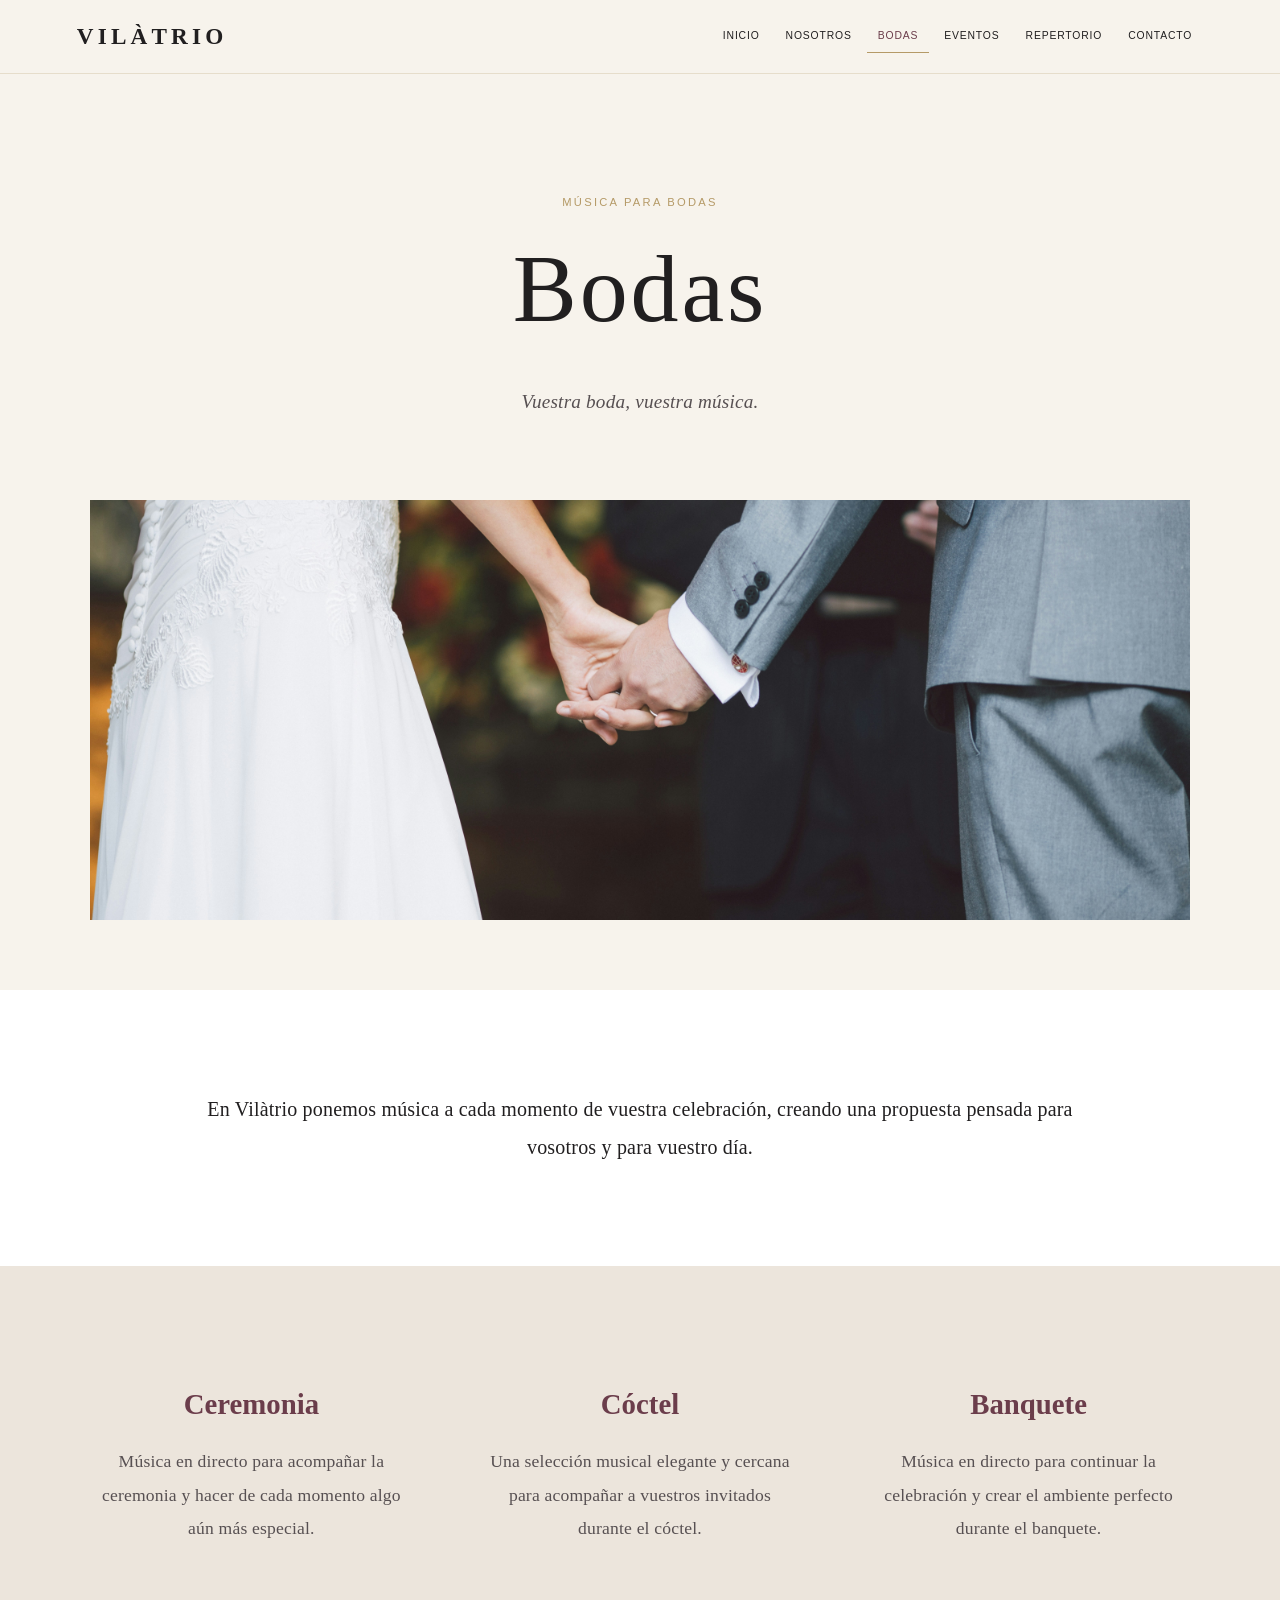
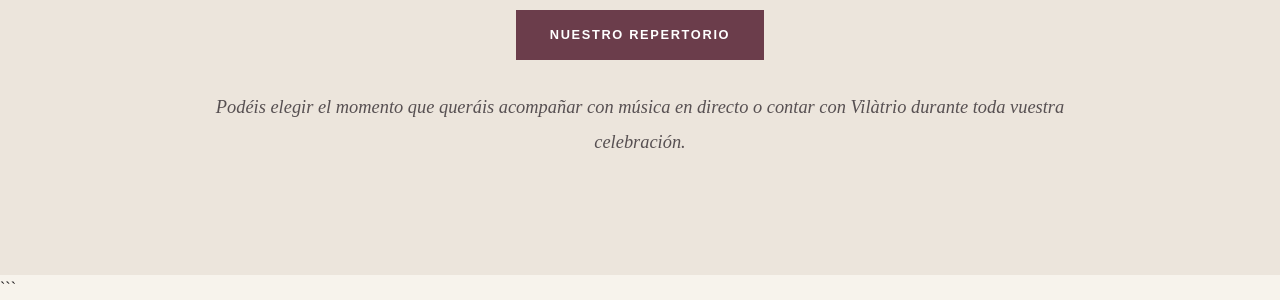
<file: bodas.html>
<!doctype html>
<html lang="es">

<head>
<meta charset="utf-8">
<meta name="viewport" content="width=device-width, initial-scale=1">
<title>VILÀTRIO | Bodas</title>
<link rel="stylesheet" href="style.css">
</head>

<body>

<nav>
    <a class="logo" href="inicio.html">VILÀTRIO</a>

    <button class="menu-toggle" aria-label="Abrir menú" aria-expanded="false">
        <span></span>
        <span></span>
        <span></span>
    </button>

    <div class="tabs">
        <a href="inicio.html">Inicio</a>
        <a href="nosotros.html">Nosotros</a>
        <a class="active" href="bodas.html">Bodas</a>
        <a href="eventos.html">Eventos</a>
        <a href="repertorio.html">Repertorio</a>
        <a href="contacto.html">Contacto</a>
    </div>
</nav>


<section class="wedding-intro">

    <div class="section-head">

        <div class="eyebrow">Música para bodas</div>

        <h1>Bodas</h1>

        <p>
            Vuestra boda, vuestra música.
        </p>

    </div>

</section>


<section class="wedding-image">

    <img src="the-hk-photo-company-t72WgCWLZpQ-unsplash.jpg"
         alt="Momento de una boda">

</section>


<section class="wedding-introduction">

    <div class="about-content">

        <p>
            En Vilàtrio ponemos música a cada momento de vuestra celebración,
            creando una propuesta pensada para vosotros y para vuestro día.
        </p>

    </div>

</section>


<section class="wedding-moments">

    <div class="wedding-moment-list">

        <div class="wedding-moment">

            <h3>Ceremonia</h3>

            <p>
                Música en directo para acompañar la ceremonia y hacer de cada
                momento algo aún más especial.
            </p>

        </div>


        <div class="wedding-moment">

            <h3>Cóctel</h3>

            <p>
                Una selección musical elegante y cercana para acompañar a
                vuestros invitados durante el cóctel.
            </p>

        </div>


        <div class="wedding-moment">

            <h3>Banquete</h3>

            <p>
                Música en directo para continuar la celebración y crear el
                ambiente perfecto durante el banquete.
            </p>

        </div>

    </div>


    <div class="wedding-repertoire-button">

        <a class="repertoire-button" href="repertorio.html">
            Nuestro repertorio
        </a>

    </div>


    <div class="wedding-choice">

        <p>
            Podéis elegir el momento que queráis acompañar con música en directo
            o contar con Vilàtrio durante toda vuestra celebración.
        </p>

    </div>

</section>


<script>
const menuToggle = document.querySelector(".menu-toggle");
const tabs = document.querySelector(".tabs");

menuToggle.addEventListener("click", () => {
    const isOpen = tabs.classList.toggle("open");

    menuToggle.classList.toggle("active", isOpen);
    menuToggle.setAttribute("aria-expanded", isOpen);
    menuToggle.setAttribute(
        "aria-label",
        isOpen ? "Cerrar menú" : "Abrir menú"
    );
});
</script>


</body>
</html>
```
</file>
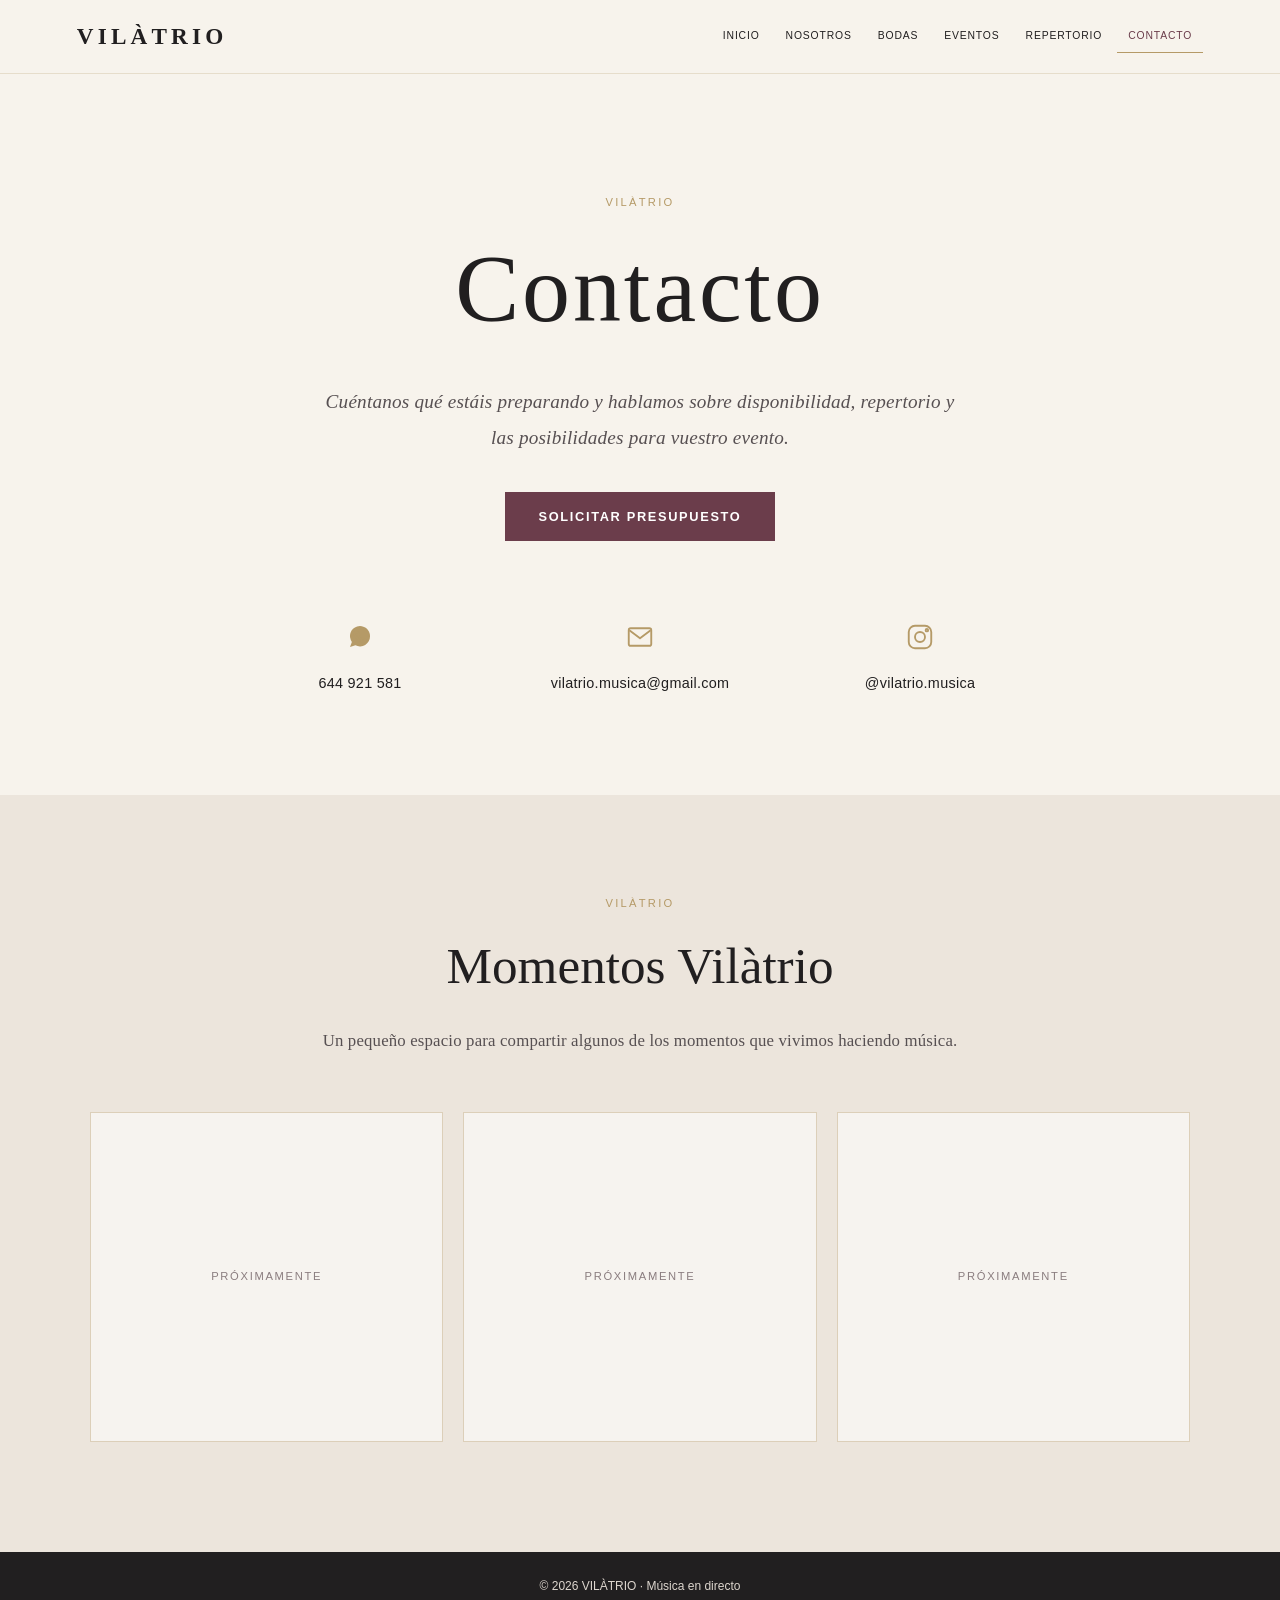
<file: contacto.html>
<!doctype html>
<html lang="es">

<head>
<meta charset="utf-8">
<meta name="viewport" content="width=device-width, initial-scale=1">
<title>VILÀTRIO | Contacto</title>
<link rel="stylesheet" href="style.css">
</head>

<body>

<nav>
    <a class="logo" href="inicio.html">VILÀTRIO</a>

    <button class="menu-toggle" aria-label="Abrir menú" aria-expanded="false">
        <span></span>
        <span></span>
        <span></span>
    </button>

    <div class="tabs">
        <a href="inicio.html">Inicio</a>
        <a href="nosotros.html">Nosotros</a>
        <a href="bodas.html">Bodas</a>
        <a href="eventos.html">Eventos</a>
        <a href="repertorio.html">Repertorio</a>
        <a class="active" href="contacto.html">Contacto</a>
    </div>
</nav>


<section class="contact-intro">

    <div class="section-head">

        <div class="eyebrow">Vilàtrio</div>

        <h1>Contacto</h1>

        <p>
            Cuéntanos qué estáis preparando y hablamos sobre disponibilidad,
            repertorio y las posibilidades para vuestro evento.
        </p>


        <div class="contact-budget">

            <a href="https://forms.gle/u8Z4zXf5XdLMKu8k9"
               target="_blank"
               rel="noopener">
                Solicitar presupuesto
            </a>

        </div>


        <div class="contact-info">


            <!-- WHATSAPP -->

            <a class="contact-item"
               href="https://wa.me/34644921581"
               target="_blank"
               rel="noopener">

                <div class="contact-icon">

                    <svg viewBox="0 0 24 24" aria-hidden="true">
                        <path d="M20 11.5a8 8 0 0 1-11.7 7.1L4 20l1.5-4.1A8 8 0 1 1 20 11.5z"></path>
                        <path d="M8.5 8.5c.2-.4.5-.4.8-.4h.5c.2 0 .4.1.5.4l.7 1.5c.1.2.1.4-.1.6l-.5.6c.8 1.2 1.7 2.1 2.9 2.8l.6-.5c.2-.2.4-.2.6-.1l1.5.7c.3.1.4.3.4.5v.5c0 .3 0 .6-.4.8-.4.2-1.1.3-1.8.1-1.1-.3-2.5-1.1-3.8-2.3-1.3-1.2-2.3-2.5-2.7-3.5-.3-.7-.2-1.4.1-1.7z"></path>
                    </svg>

                </div>

                <span>644 921 581</span>

            </a>


            <!-- GMAIL -->

            <a class="contact-item"
               href="mailto:vilatrio.musica@gmail.com">

                <div class="contact-icon">

                    <svg viewBox="0 0 24 24" aria-hidden="true">
                        <rect x="3" y="5" width="18" height="14" rx="1.5"></rect>
                        <path d="M4 7l8 6 8-6"></path>
                    </svg>

                </div>

                <span>vilatrio.musica@gmail.com</span>

            </a>


            <!-- INSTAGRAM -->

            <a class="contact-item"
               href="https://www.instagram.com/vilatrio.musica/"
               target="_blank"
               rel="noopener">

                <div class="contact-icon">

                    <svg viewBox="0 0 24 24" aria-hidden="true">
                        <rect x="3" y="3" width="18" height="18" rx="5"></rect>
                        <circle cx="12" cy="12" r="4"></circle>
                        <circle cx="17.5" cy="6.5" r="1"></circle>
                    </svg>

                </div>

                <span>@vilatrio.musica</span>

            </a>


        </div>

    </div>

</section>


<!-- MOMENTOS VILÀTRIO -->

<section class="moments">

    <div class="section-head">

        <div class="eyebrow">Vilàtrio</div>

        <h2>Momentos Vilàtrio</h2>

        <p>
            Un pequeño espacio para compartir algunos de los momentos
            que vivimos haciendo música.
        </p>

    </div>


    <div class="gallery">

        <div class="gallery-placeholder">
            <span>Próximamente</span>
        </div>

        <div class="gallery-placeholder">
            <span>Próximamente</span>
        </div>

        <div class="gallery-placeholder">
            <span>Próximamente</span>
        </div>

    </div>

</section>


<footer>
    © 2026 VILÀTRIO · Música en directo
</footer>


<script>
const menuToggle = document.querySelector(".menu-toggle");
const tabs = document.querySelector(".tabs");

menuToggle.addEventListener("click", () => {
    const isOpen = tabs.classList.toggle("open");

    menuToggle.classList.toggle("active", isOpen);
    menuToggle.setAttribute("aria-expanded", isOpen);
    menuToggle.setAttribute(
        "aria-label",
        isOpen ? "Cerrar menú" : "Abrir menú"
    );
});
</script>


</body>
</html>
</file>
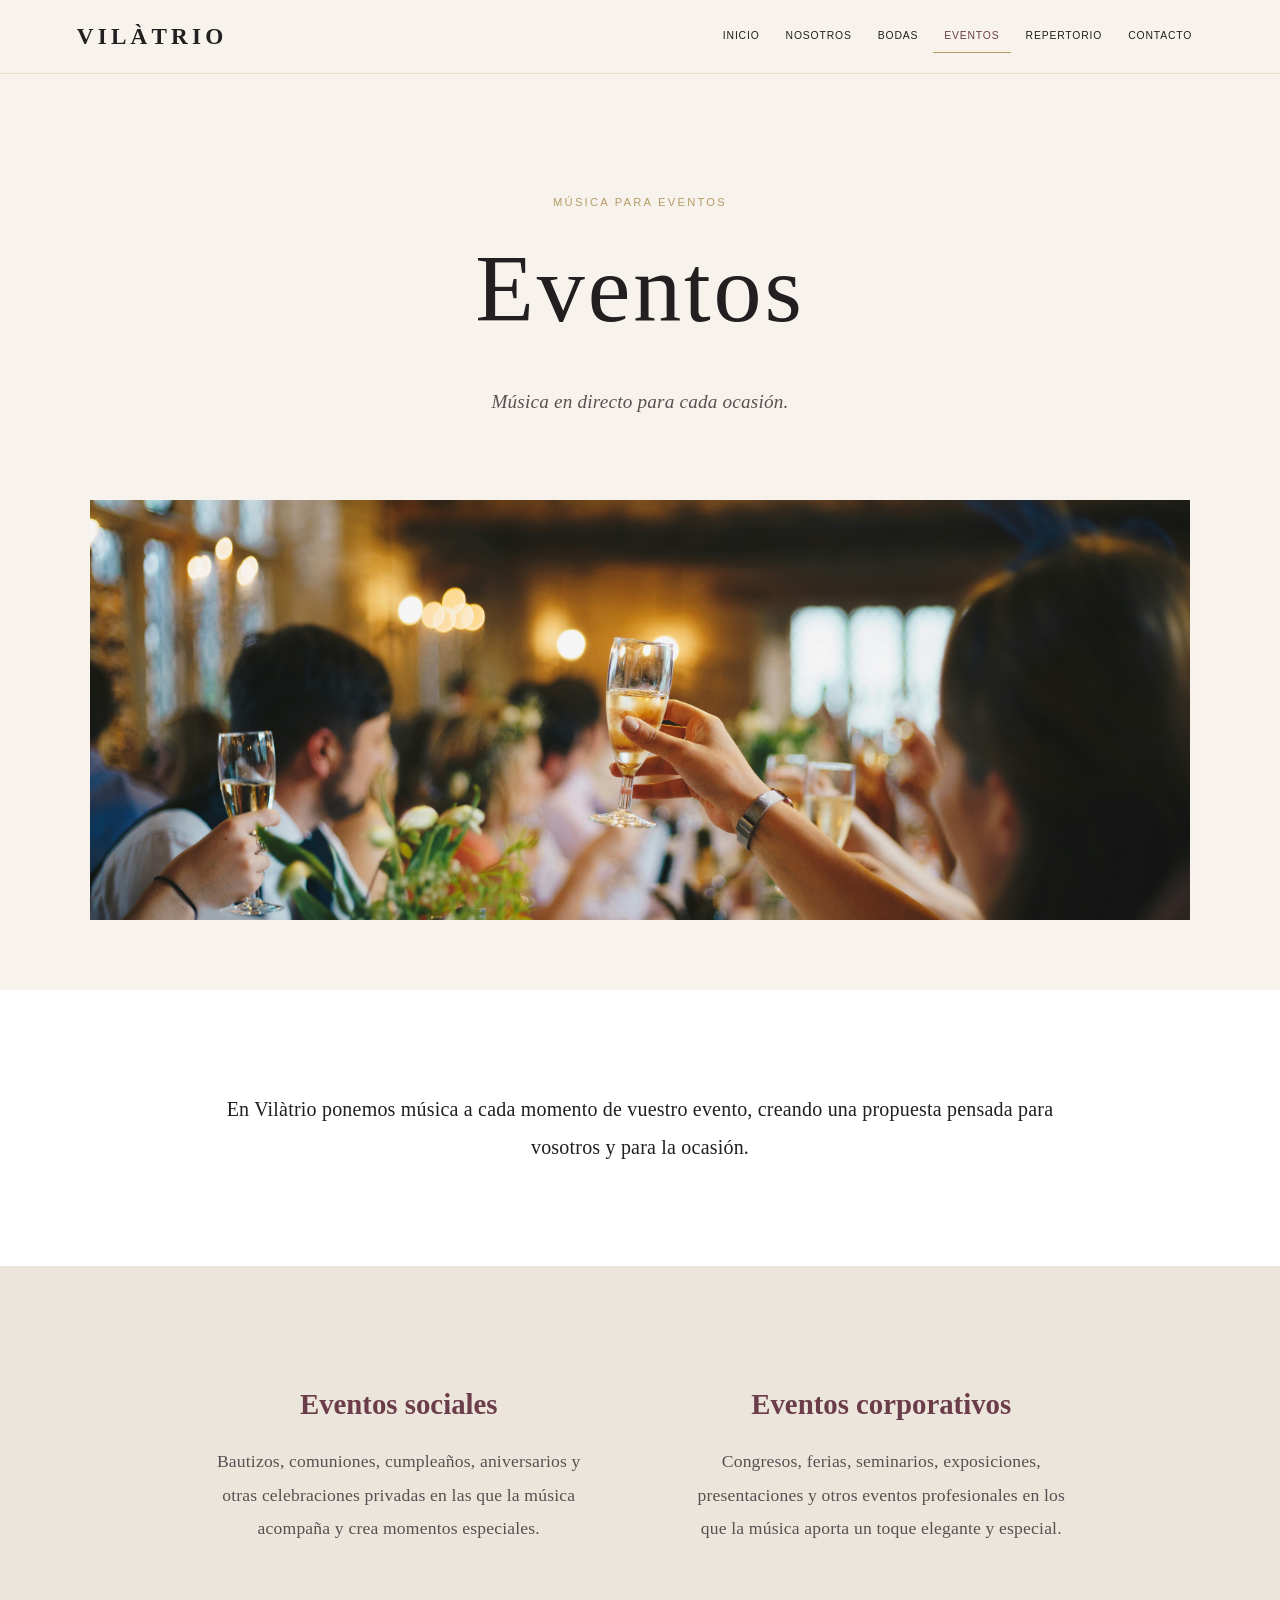
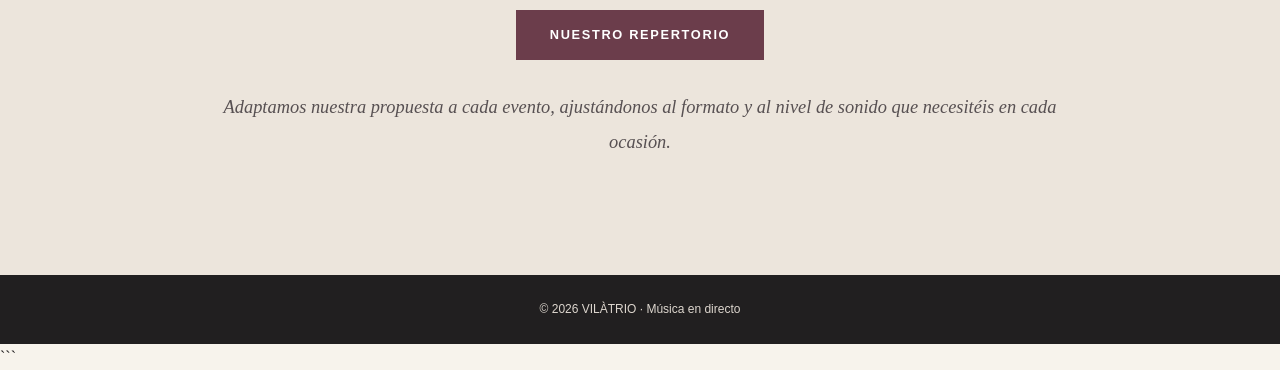
<file: eventos.html>
<!doctype html>
<html lang="es">

<head>
<meta charset="utf-8">
<meta name="viewport" content="width=device-width, initial-scale=1">
<title>VILÀTRIO | Eventos</title>
<link rel="stylesheet" href="style.css">
</head>

<body>

<nav>
    <a class="logo" href="inicio.html">VILÀTRIO</a>

    <button class="menu-toggle" aria-label="Abrir menú" aria-expanded="false">
        <span></span>
        <span></span>
        <span></span>
    </button>

    <div class="tabs">
        <a href="inicio.html">Inicio</a>
        <a href="nosotros.html">Nosotros</a>
        <a href="bodas.html">Bodas</a>
        <a class="active" href="eventos.html">Eventos</a>
        <a href="repertorio.html">Repertorio</a>
        <a href="contacto.html">Contacto</a>
    </div>
</nav>


<section class="wedding-intro">

    <div class="section-head">

        <div class="eyebrow">Música para eventos</div>

        <h1>Eventos</h1>

        <p>
            Música en directo para cada ocasión.
        </p>

    </div>

</section>


<section class="wedding-image">

    <img src="al-elmes-ULHxWq8reao-unsplash.jpg"
         alt="Celebración y evento">

</section>


<section class="wedding-introduction">

    <div class="about-content">

        <p>
            En Vilàtrio ponemos música a cada momento de vuestro evento,
            creando una propuesta pensada para vosotros y para la ocasión.
        </p>

    </div>

</section>


<section class="event-moments">

    <div class="wedding-moment-list">

        <div class="wedding-moment">

            <h3>Eventos sociales</h3>

            <p>
                Bautizos, comuniones, cumpleaños, aniversarios y otras
                celebraciones privadas en las que la música acompaña
                y crea momentos especiales.
            </p>

        </div>


        <div class="wedding-moment">

            <h3>Eventos corporativos</h3>

            <p>
                Congresos, ferias, seminarios, exposiciones, presentaciones
                y otros eventos profesionales en los que la música aporta
                un toque elegante y especial.
            </p>

        </div>

    </div>


    <div class="wedding-repertoire-button">

        <a class="repertoire-button" href="repertorio.html">
            Nuestro repertorio
        </a>

    </div>


    <div class="wedding-choice">

        <p>
            Adaptamos nuestra propuesta a cada evento, ajustándonos al formato
            y al nivel de sonido que necesitéis en cada ocasión.
        </p>

    </div>

</section>


<footer>
    © 2026 VILÀTRIO · Música en directo
</footer>


<script>
const menuToggle = document.querySelector(".menu-toggle");
const tabs = document.querySelector(".tabs");

menuToggle.addEventListener("click", () => {
    const isOpen = tabs.classList.toggle("open");

    menuToggle.classList.toggle("active", isOpen);
    menuToggle.setAttribute("aria-expanded", isOpen);
    menuToggle.setAttribute(
        "aria-label",
        isOpen ? "Cerrar menú" : "Abrir menú"
    );
});
</script>


</body>
</html>
```
</file>
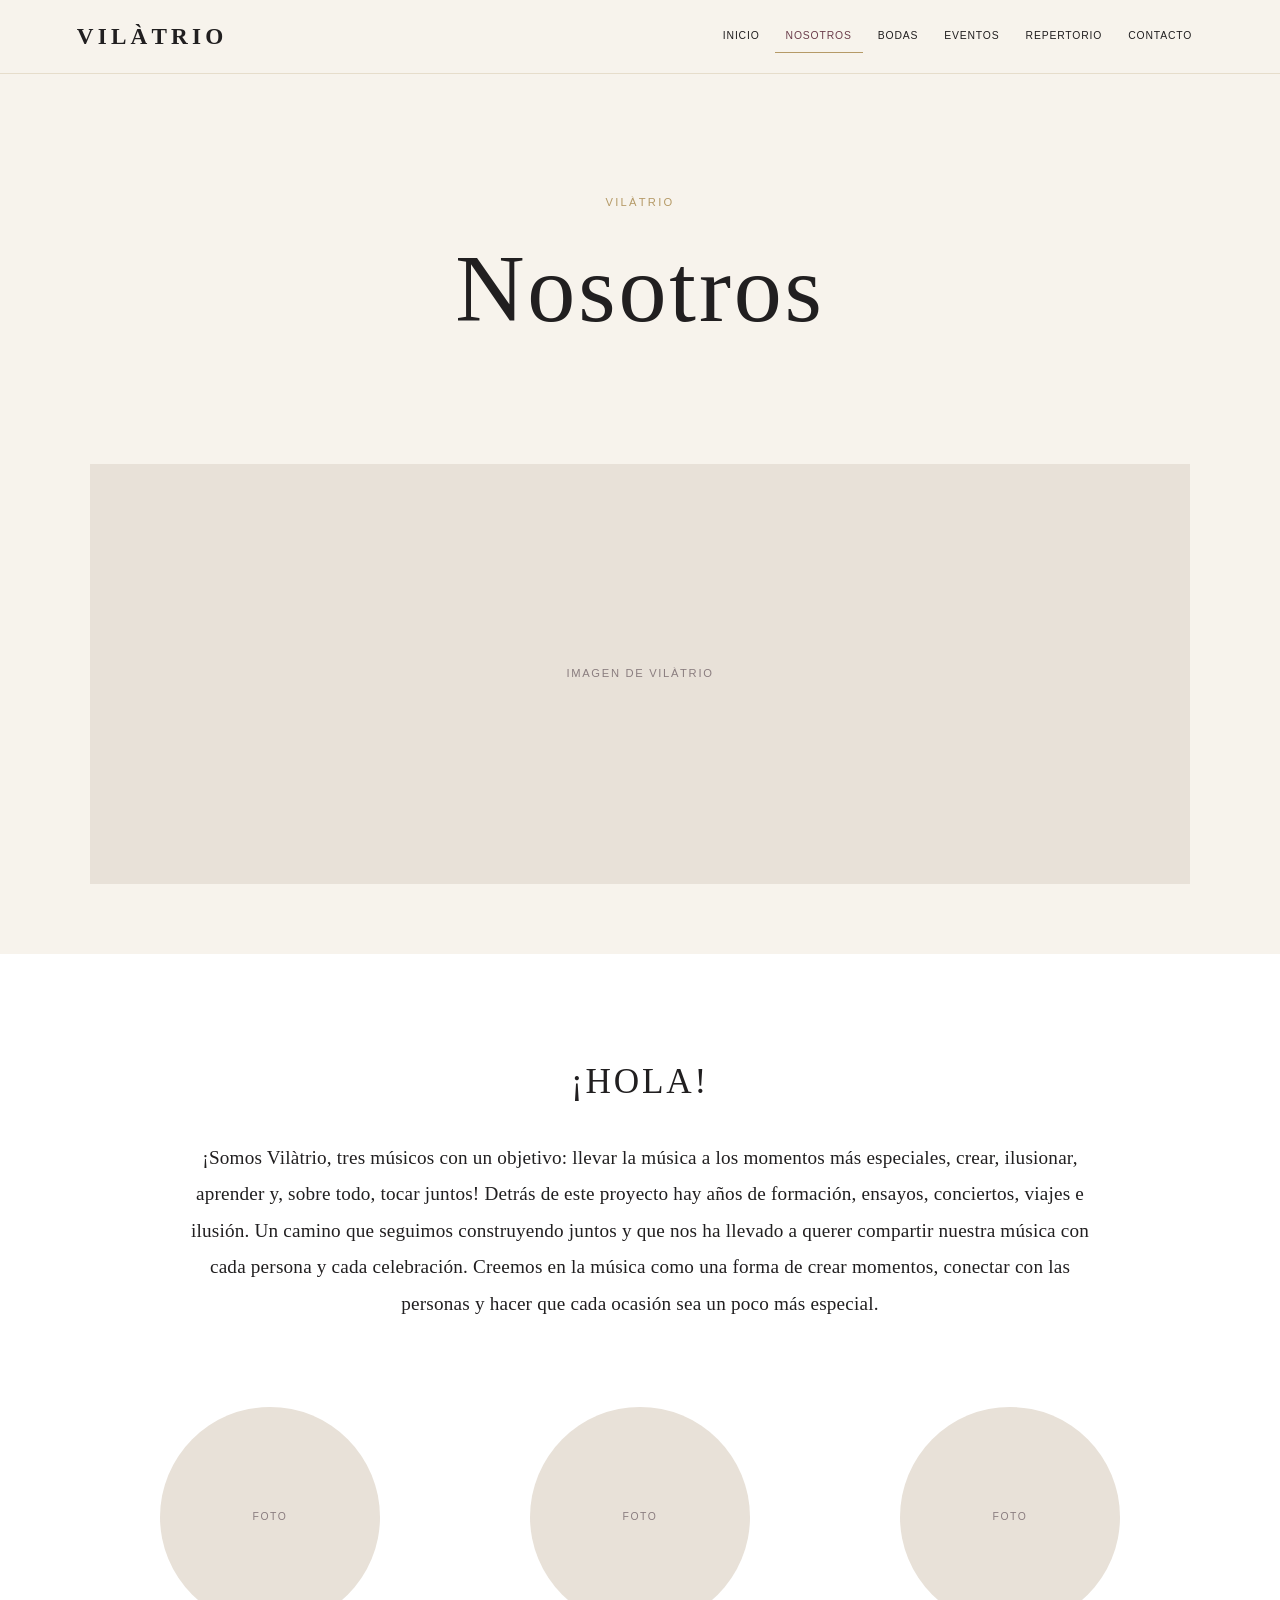
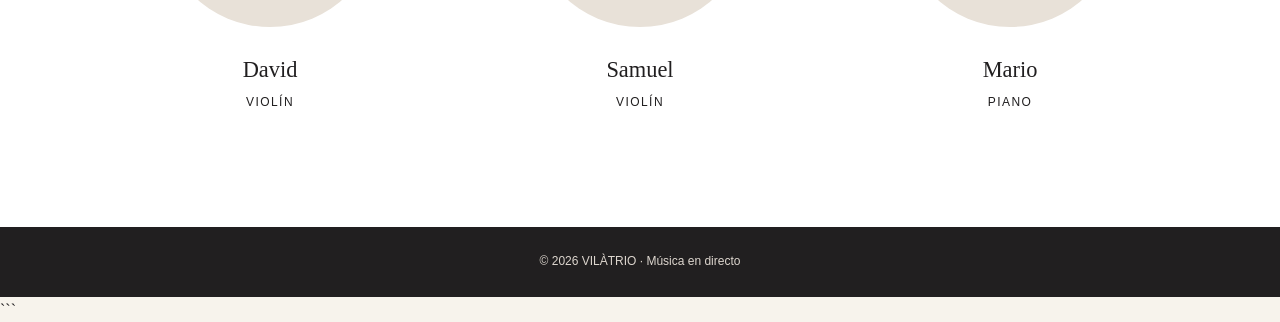
<file: nosotros.html>
<!doctype html>
<html lang="es">

<head>
<meta charset="utf-8">
<meta name="viewport" content="width=device-width, initial-scale=1">
<title>VILÀTRIO | Nosotros</title>
<link rel="stylesheet" href="style.css">
</head>

<body>

<nav>
    <a class="logo" href="inicio.html">VILÀTRIO</a>

    <button class="menu-toggle" aria-label="Abrir menú" aria-expanded="false">
        <span></span>
        <span></span>
        <span></span>
    </button>

    <div class="tabs">
        <a href="inicio.html">Inicio</a>
        <a class="active" href="nosotros.html">Nosotros</a>
        <a href="bodas.html">Bodas</a>
        <a href="eventos.html">Eventos</a>
        <a href="repertorio.html">Repertorio</a>
        <a href="contacto.html">Contacto</a>
    </div>
</nav>


<section class="about-intro">

    <div class="section-head">

        <div class="eyebrow">Vilàtrio</div>

        <h1>Nosotros</h1>

    </div>

</section>


<section class="about-image">

    <div class="about-image-placeholder">
        <span>Imagen de Vilàtrio</span>
    </div>

</section>


<section class="about-text">

    <div class="about-content">

        <h2>¡HOLA!</h2>

        <p>
            ¡Somos Vilàtrio, tres músicos con un objetivo: llevar la música a los momentos más especiales, crear, ilusionar, aprender y, sobre todo, tocar juntos! Detrás de este proyecto hay años de formación, ensayos, conciertos, viajes e ilusión. Un camino que seguimos construyendo juntos y que nos ha llevado a querer compartir nuestra música con cada persona y cada celebración. Creemos en la música como una forma de crear momentos, conectar con las personas y hacer que cada ocasión sea un poco más especial.
        </p>

    </div>

</section>


<section class="musicians">

    <div class="musicians-list">

        <div class="musician">
            <div class="musician-photo">
                <span>Foto</span>
            </div>

            <h3>David</h3>
            <p>Violín</p>
        </div>


        <div class="musician">
            <div class="musician-photo">
                <span>Foto</span>
            </div>

            <h3>Samuel</h3>
            <p>Violín</p>
        </div>


        <div class="musician">
            <div class="musician-photo">
                <span>Foto</span>
            </div>

            <h3>Mario</h3>
            <p>Piano</p>
        </div>

    </div>

</section>


<footer>
    © 2026 VILÀTRIO · Música en directo
</footer>


<script>
const menuToggle = document.querySelector(".menu-toggle");
const tabs = document.querySelector(".tabs");

menuToggle.addEventListener("click", () => {
    const isOpen = tabs.classList.toggle("open");

    menuToggle.classList.toggle("active", isOpen);
    menuToggle.setAttribute("aria-expanded", isOpen);
    menuToggle.setAttribute(
        "aria-label",
        isOpen ? "Cerrar menú" : "Abrir menú"
    );
});
</script>


</body>
</html>
```
</file>
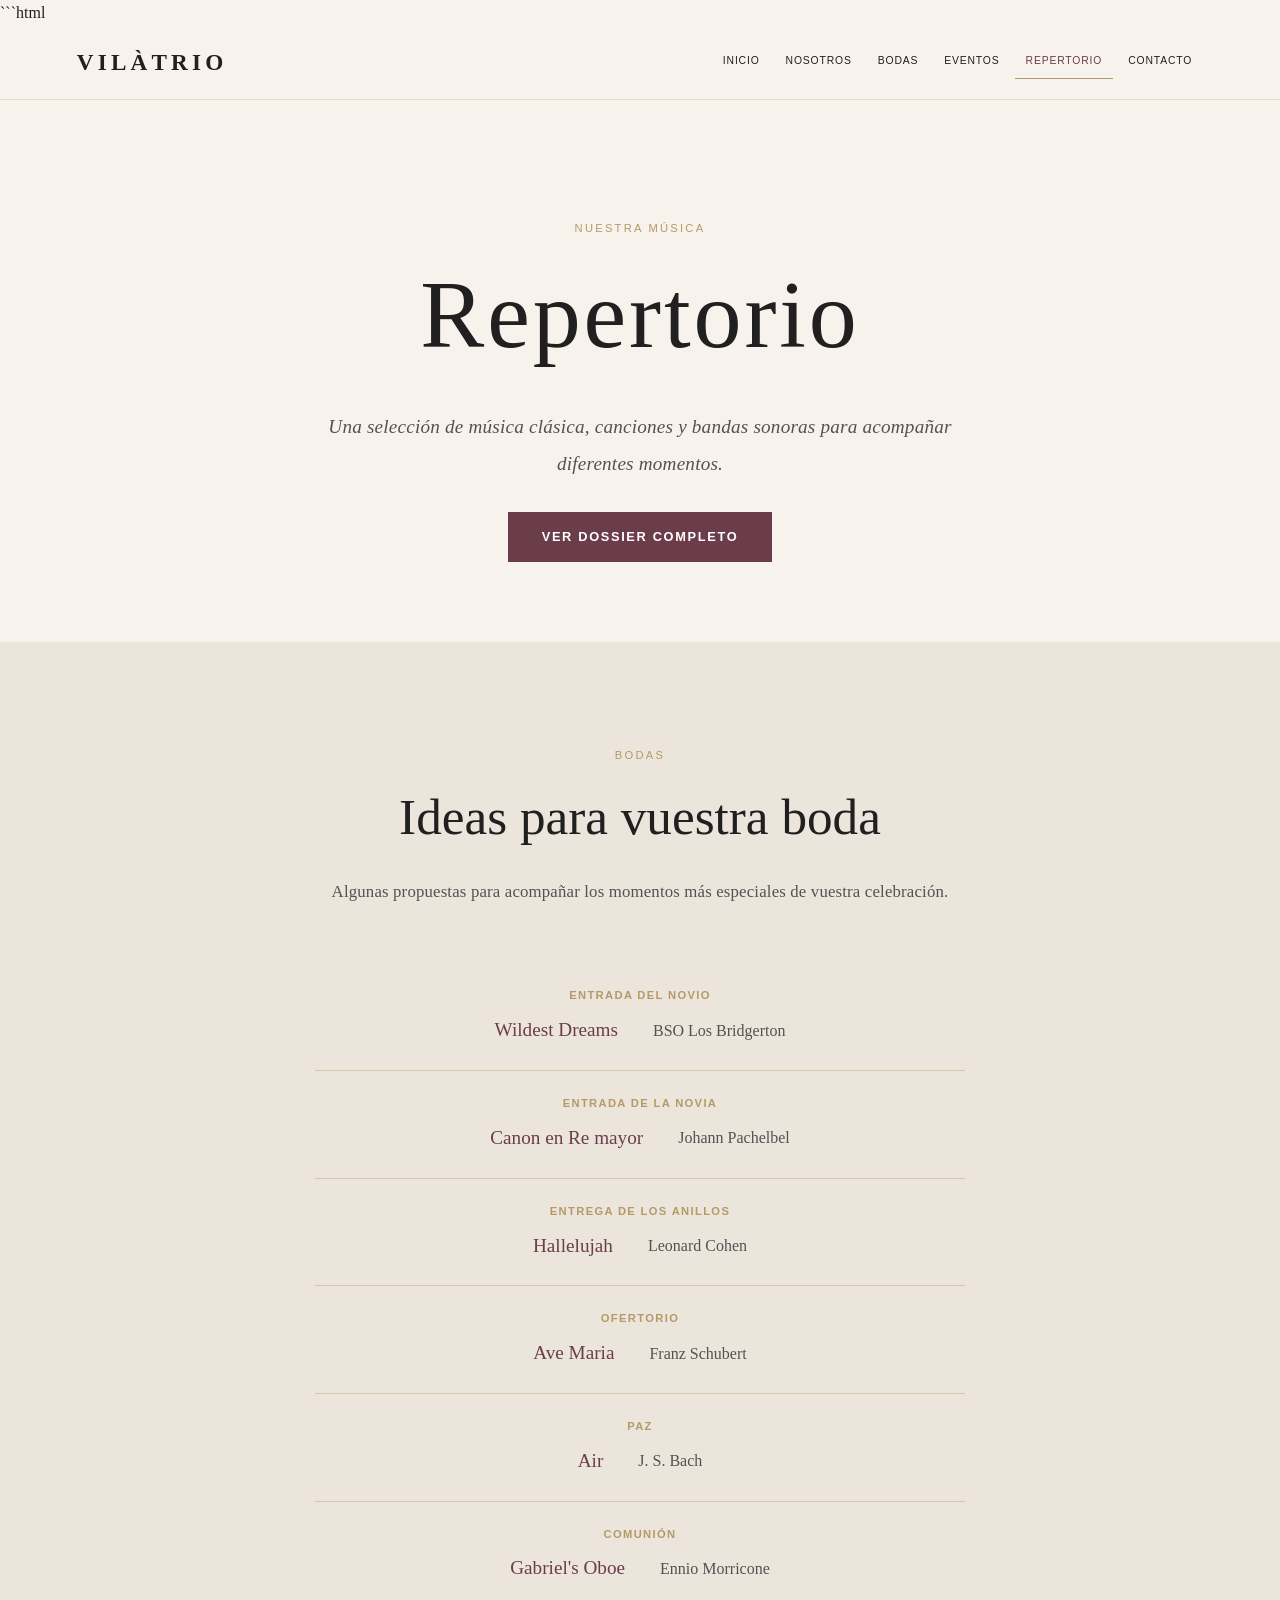
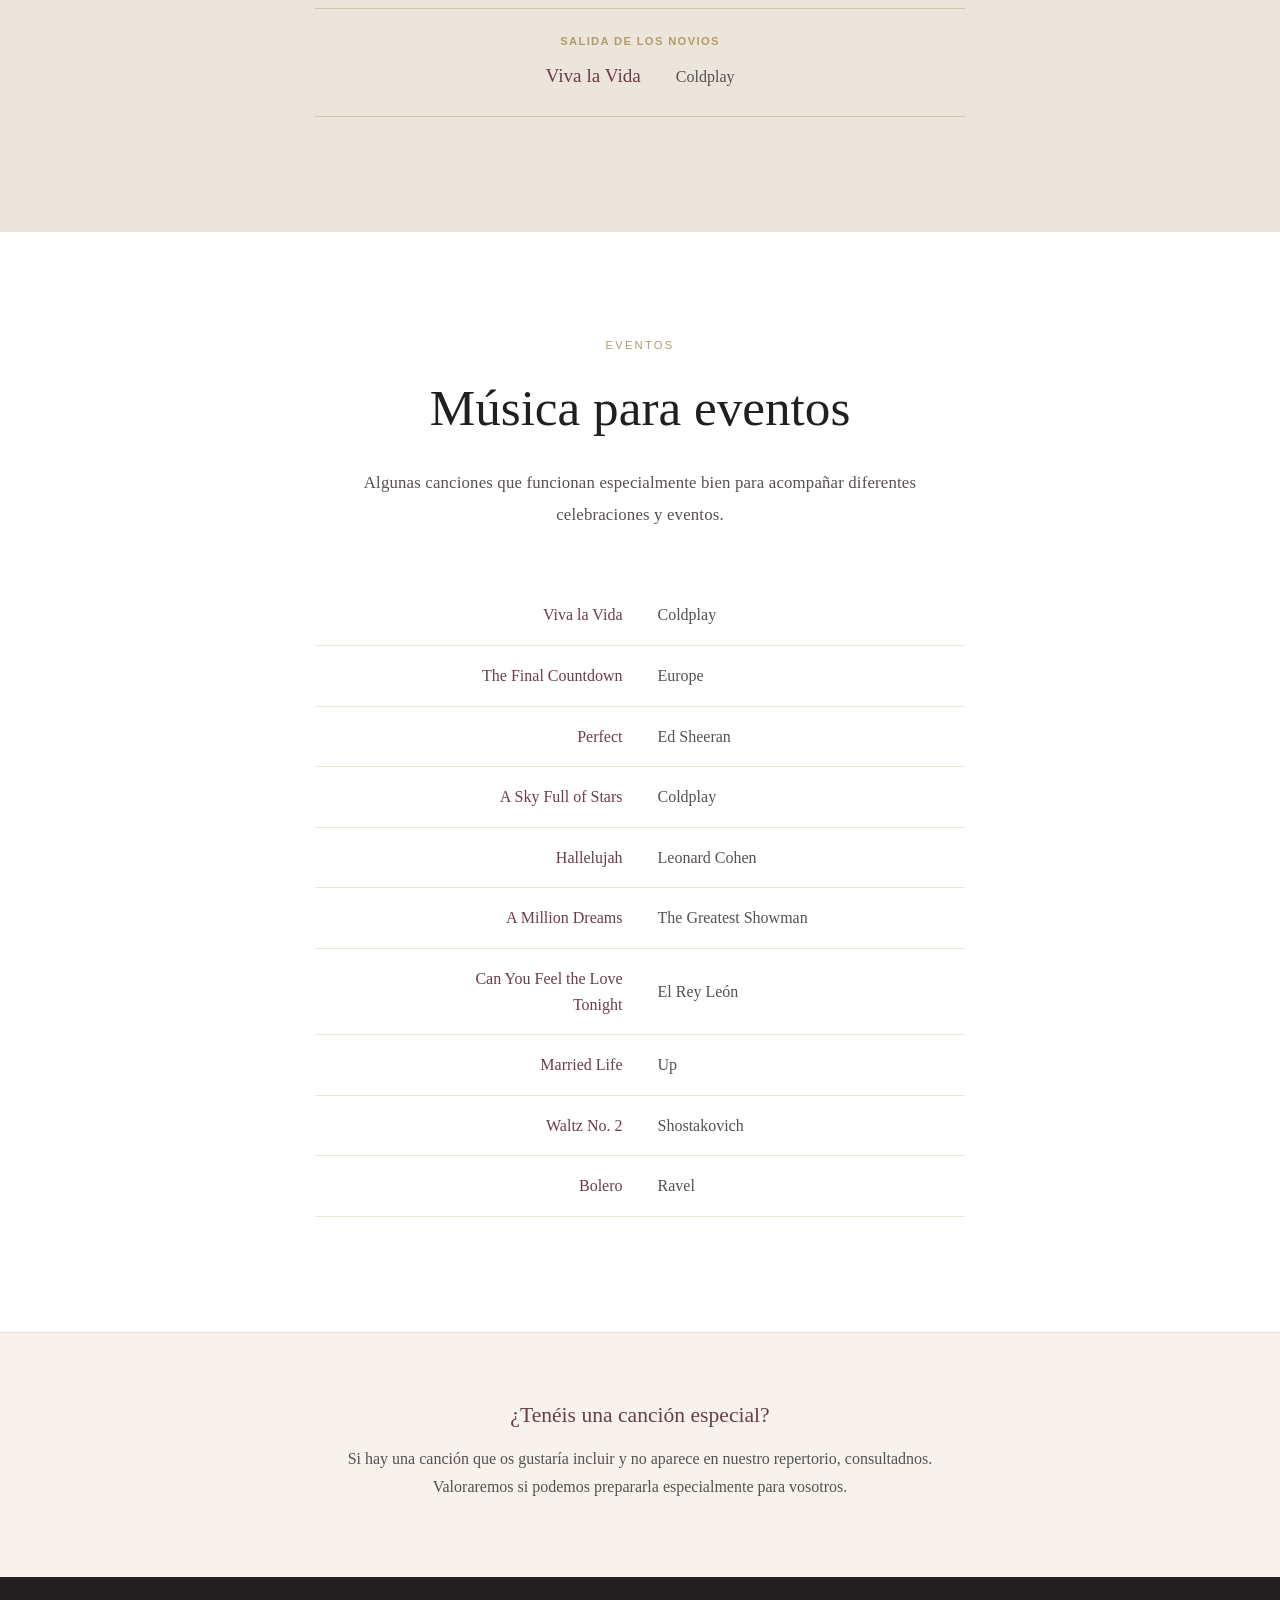
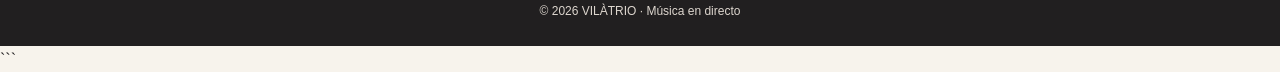
<file: repertorio.html>
```html
<!doctype html>
<html lang="es">

<head>
<meta charset="utf-8">
<meta name="viewport" content="width=device-width, initial-scale=1">
<title>VILÀTRIO | Repertorio</title>
<link rel="stylesheet" href="style.css">
</head>

<body>

<nav>
    <a class="logo" href="inicio.html">VILÀTRIO</a>

    <button class="menu-toggle" aria-label="Abrir menú" aria-expanded="false">
        <span></span>
        <span></span>
        <span></span>
    </button>

    <div class="tabs">
        <a href="inicio.html">Inicio</a>
        <a href="nosotros.html">Nosotros</a>
        <a href="bodas.html">Bodas</a>
        <a href="eventos.html">Eventos</a>
        <a class="active" href="repertorio.html">Repertorio</a>
        <a href="contacto.html">Contacto</a>
    </div>
</nav>


<!-- INTRODUCCIÓN -->

<section class="repertoire-intro">

    <div class="section-head">

        <div class="eyebrow">Nuestra música</div>

        <h1>Repertorio</h1>

        <p>
            Una selección de música clásica, canciones y bandas sonoras
            para acompañar diferentes momentos.
        </p>

        <div class="repertoire-button-container">

            <a class="repertoire-button"
               href="dossier-repertorio.pdf"
               target="_blank">
                Ver dossier completo
            </a>

        </div>

    </div>

</section>


<!-- IDEAS PARA VUESTRA BODA -->

<section class="wedding-repertoire">

    <div class="section-head">

        <div class="eyebrow">Bodas</div>

        <h2>Ideas para vuestra boda</h2>

        <p>
            Algunas propuestas para acompañar los momentos más especiales
            de vuestra celebración.
        </p>

    </div>


    <div class="wedding-repertoire-list">

        <div class="wedding-repertoire-item">

            <h3>Entrada del novio</h3>

            <div class="wedding-song">
                <em>Wildest Dreams</em>
                <span>BSO Los Bridgerton</span>
            </div>

        </div>


        <div class="wedding-repertoire-item">

            <h3>Entrada de la novia</h3>

            <div class="wedding-song">
                <em>Canon en Re mayor</em>
                <span>Johann Pachelbel</span>
            </div>

        </div>


        <div class="wedding-repertoire-item">

            <h3>Entrega de los anillos</h3>

            <div class="wedding-song">
                <em>Hallelujah</em>
                <span>Leonard Cohen</span>
            </div>

        </div>


        <div class="wedding-repertoire-item">

            <h3>Ofertorio</h3>

            <div class="wedding-song">
                <em>Ave Maria</em>
                <span>Franz Schubert</span>
            </div>

        </div>


        <div class="wedding-repertoire-item">

            <h3>Paz</h3>

            <div class="wedding-song">
                <em>Air</em>
                <span>J. S. Bach</span>
            </div>

        </div>


        <div class="wedding-repertoire-item">

            <h3>Comunión</h3>

            <div class="wedding-song">
                <em>Gabriel's Oboe</em>
                <span>Ennio Morricone</span>
            </div>

        </div>


        <div class="wedding-repertoire-item">

            <h3>Salida de los novios</h3>

            <div class="wedding-song">
                <em>Viva la Vida</em>
                <span>Coldplay</span>
            </div>

        </div>

    </div>

</section>


<!-- MÚSICA PARA EVENTOS -->

<section class="event-repertoire">

    <div class="section-head">

        <div class="eyebrow">Eventos</div>

        <h2>Música para eventos</h2>

        <p>
            Algunas canciones que funcionan especialmente bien
            para acompañar diferentes celebraciones y eventos.
        </p>

    </div>


    <div class="event-repertoire-list">

        <p>
            <em>Viva la Vida</em>
            <span>Coldplay</span>
        </p>

        <p>
            <em>The Final Countdown</em>
            <span>Europe</span>
        </p>

        <p>
            <em>Perfect</em>
            <span>Ed Sheeran</span>
        </p>

        <p>
            <em>A Sky Full of Stars</em>
            <span>Coldplay</span>
        </p>

        <p>
            <em>Hallelujah</em>
            <span>Leonard Cohen</span>
        </p>

        <p>
            <em>A Million Dreams</em>
            <span>The Greatest Showman</span>
        </p>

        <p>
            <em>Can You Feel the Love Tonight</em>
            <span>El Rey León</span>
        </p>

        <p>
            <em>Married Life</em>
            <span>Up</span>
        </p>

        <p>
            <em>Waltz No. 2</em>
            <span>Shostakovich</span>
        </p>

        <p>
            <em>Bolero</em>
            <span>Ravel</span>
        </p>

    </div>

</section>


<!-- CANCIÓN ESPECIAL -->

<section class="special-song">

    <div class="special-song-content">

        <h3>¿Tenéis una canción especial?</h3>

        <p>
            Si hay una canción que os gustaría incluir y no aparece
            en nuestro repertorio, consultadnos. Valoraremos si podemos
            prepararla especialmente para vosotros.
        </p>

    </div>

</section>


<footer>
    © 2026 VILÀTRIO · Música en directo
</footer>


<script>
const menuToggle = document.querySelector(".menu-toggle");
const tabs = document.querySelector(".tabs");

menuToggle.addEventListener("click", () => {
    const isOpen = tabs.classList.toggle("open");

    menuToggle.classList.toggle("active", isOpen);
    menuToggle.setAttribute("aria-expanded", isOpen);
    menuToggle.setAttribute(
        "aria-label",
        isOpen ? "Cerrar menú" : "Abrir menú"
    );
});
</script>


</body>
</html>
```
</file>
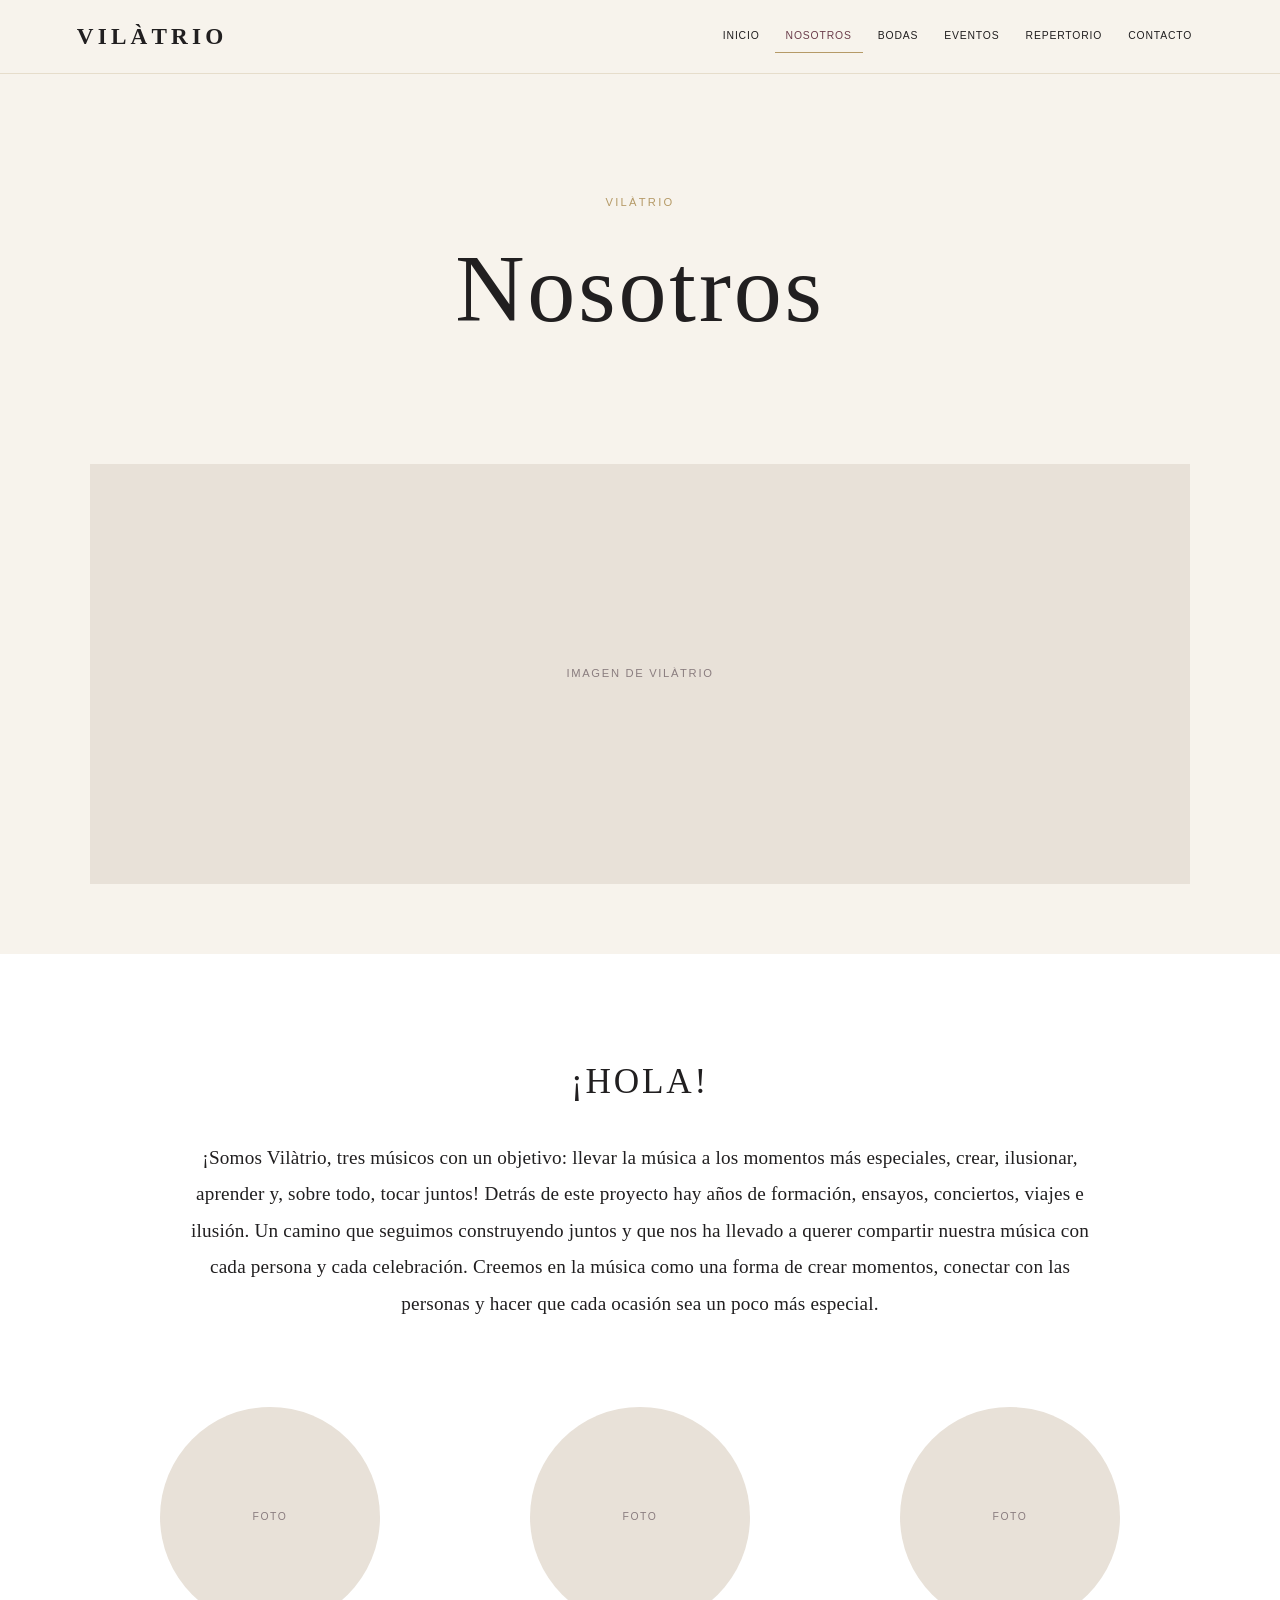
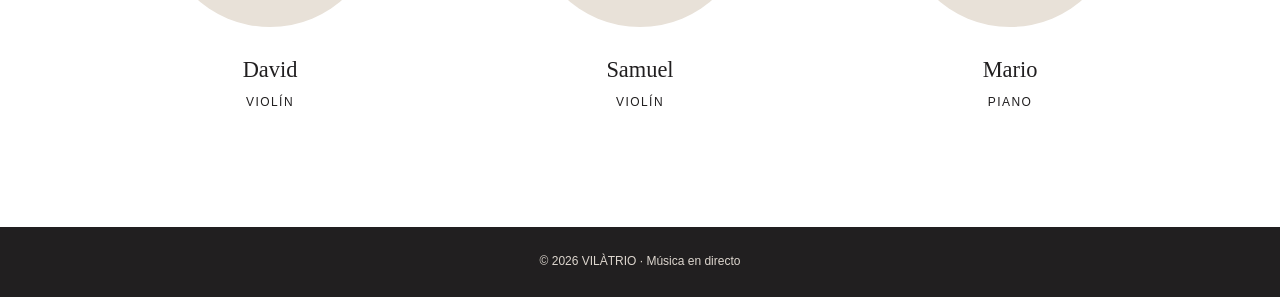
<file: vilatrio.html>
<!doctype html>
<html lang="es">

<head>
<meta charset="utf-8">
<meta name="viewport" content="width=device-width, initial-scale=1">
<title>VILÀTRIO | Nosotros</title>
<link rel="stylesheet" href="style.css">
</head>

<body>

<nav>
    <a class="logo" href="index.html">VILÀTRIO</a>

    <div class="tabs">
        <a href="index.html">Inicio</a>
        <a class="active" href="vilatrio.html">Nosotros</a>
        <a href="bodas.html">Bodas</a>
        <a href="eventos.html">Eventos</a>
        <a href="repertorio.html">Repertorio</a>
        <a href="contacto.html">Contacto</a>
    </div>
</nav>


<section class="about-intro">

    <div class="section-head">

        <div class="eyebrow">Vilàtrio</div>

        <h1>Nosotros</h1>

    </div>

</section>


<section class="about-image">

    <div class="about-image-placeholder">
        <span>Imagen de Vilàtrio</span>
    </div>

</section>


<section class="about-text">

    <div class="about-content">

        <h2>¡HOLA!</h2>

        <p>
            ¡Somos Vilàtrio, tres músicos con un objetivo: llevar la música a los momentos más especiales, crear, ilusionar, aprender y, sobre todo, tocar juntos! Detrás de este proyecto hay años de formación, ensayos, conciertos, viajes e ilusión. Un camino que seguimos construyendo juntos y que nos ha llevado a querer compartir nuestra música con cada persona y cada celebración. Creemos en la música como una forma de crear momentos, conectar con las personas y hacer que cada ocasión sea un poco más especial.
        </p>

    </div>

</section>


<section class="musicians">

    <div class="musicians-list">

        <div class="musician">
            <div class="musician-photo">
                <span>Foto</span>
            </div>

            <h3>David</h3>
            <p>Violín</p>
        </div>


        <div class="musician">
            <div class="musician-photo">
                <span>Foto</span>
            </div>

            <h3>Samuel</h3>
            <p>Violín</p>
        </div>


        <div class="musician">
            <div class="musician-photo">
                <span>Foto</span>
            </div>

            <h3>Mario</h3>
            <p>Piano</p>
        </div>

    </div>

</section>


<footer>
    © 2026 VILÀTRIO · Música en directo
</footer>


</body>
</html>
</file>
<file: style.css>
:root {
    --cream: #f7f3ec;
    --dark: #211f20;
    --burgundy: #6b3d4b;
    --gold: #b59a67;
    --white: #ffffff;
}

* {
    box-sizing: border-box;
    margin: 0;
    padding: 0;
}

html {
    scroll-behavior: smooth;
}

body {
    font-family: Georgia, "Times New Roman", serif;
    color: var(--dark);
    background: var(--cream);
    line-height: 1.6;
}


/* =========================================================
   NAVEGACIÓN
   ========================================================= */

nav {
    position: sticky;
    top: 0;
    z-index: 100;
    display: flex;
    justify-content: space-between;
    align-items: center;
    padding: 18px 6%;
    background: rgba(247, 243, 236, 0.96);
    backdrop-filter: blur(10px);
    border-bottom: 1px solid rgba(181, 154, 103, 0.25);
}

.logo {
    font-size: 1.45rem;
    letter-spacing: 0.18em;
    color: var(--dark);
    font-weight: bold;
    text-decoration: none;
}

.tabs {
    display: flex;
    gap: 4px;
    flex-wrap: wrap;
    justify-content: flex-end;
}

.tabs a {
    font-family: Arial, sans-serif;
    text-transform: uppercase;
    letter-spacing: 0.08em;
    font-size: 0.65rem;
    color: var(--dark);
    text-decoration: none;
    padding: 8px 11px;
    border-bottom: 1px solid transparent;
    transition: 0.25s;
}

.tabs a:hover,
.tabs a.active {
    color: var(--burgundy);
    border-bottom-color: var(--gold);
}


/* BOTÓN MENÚ MÓVIL */

.menu-toggle {
    display: none;
    width: 22px;
    height: 22px;
    padding: 0;
    margin-left: auto;

    background: none;
    border: none;

    cursor: pointer;

    position: relative;
    z-index: 110;
}

.menu-toggle span {
    display: block;
    width: 22px;
    height: 1.5px;

    background: var(--dark);

    margin: 4px 0;

    transition:
        transform 0.3s ease,
        opacity 0.2s ease;
}


/* ANIMACIÓN DEL BOTÓN → X */

.menu-toggle.active span:nth-child(1) {
    transform: translateY(6.5px) rotate(45deg);
}

.menu-toggle.active span:nth-child(2) {
    opacity: 0;
}

.menu-toggle.active span:nth-child(3) {
    transform: translateY(-6.5px) rotate(-45deg);
}


/* =========================================================
   PORTADA
   ========================================================= */

.hero {
    min-height: calc(100vh - 72px);
    display: grid;
    place-items: center;
    text-align: center;
    padding: 100px 7%;
    position: relative;
    overflow: hidden;

    background-image:
        linear-gradient(rgba(20,18,18,.38), rgba(20,18,18,.38)),
        url("hero.jpg");

    background-size: cover;
    background-position: center;
    background-repeat: no-repeat;

    color: white;
}

.hero-content {
    position: relative;
    z-index: 5;
}

.hero-logo {
    font-size: clamp(4rem, 11vw, 8rem);
    line-height: .9;
    letter-spacing: .1em;
    font-weight: normal;
    margin-bottom: 22px;
    text-shadow: 0 2px 18px rgba(0,0,0,.25);
}

.hero-subtitle {
    font-family: Arial, sans-serif;
    font-size: clamp(.9rem,2vw,1.15rem);
    text-transform: uppercase;
    letter-spacing: .28em;
    margin-bottom: 35px;
    text-shadow: 0 2px 10px rgba(0,0,0,.3);
}


/* =========================================================
   BOTÓN GENERAL
   ========================================================= */

.btn {
    display: inline-block !important;
    position: relative;
    z-index: 20;

    background: var(--white) !important;
    color: var(--dark) !important;

    text-decoration: none !important;
    padding: 14px 27px;

    font-family: Arial, sans-serif;
    text-transform: uppercase;
    letter-spacing: .1em;
    font-size: .7rem;

    border: none;
    cursor: pointer;

    opacity: 1 !important;
    visibility: visible !important;

    transition: .25s;
}

.btn:hover {
    background: var(--burgundy) !important;
    color: white !important;
}


/* =========================================================
   GENERALES
   ========================================================= */

section {
    padding: 100px 7%;
}

.section-head {
    max-width: 760px;
    margin: 0 auto;
    text-align: center;
}

.section-head h2 {
    font-size: clamp(2rem,4.5vw,3.2rem);
    font-weight: normal;
    color: var(--dark);
    margin-bottom: 20px;
}

.section-head p {
    font-size: 1.05rem;
    color: #575052;
    max-width: 650px;
    margin: auto;
}

.eyebrow {
    font-family: Arial, sans-serif;
    text-transform: uppercase;
    letter-spacing: .2em;
    color: var(--gold);
    font-size: .7rem;
}

footer {
    padding: 25px;
    background: var(--dark);
    color: #ddd6ce;
    text-align: center;
    font-family: Arial, sans-serif;
    font-size: .75rem;
}


/* =========================================================
   NOSOTROS
   ========================================================= */

.about-intro {
    background: var(--cream);
    padding: 120px 7% 80px;
}

.about-intro h1 {
    font-size: clamp(3.5rem,8vw,6rem);
    font-weight: 400;
    color: var(--dark);
    letter-spacing: .03em;
    margin-bottom: 18px;
}

.about-intro .section-head p {
    font-size: 1.2rem;
    color: #575052;
    font-style: italic;
}

.about-image {
    width: 100%;
    padding: 0 7% 70px;
    background: var(--cream);
    display: flex;
    justify-content: center;
}

.about-image-placeholder {
    width: 100%;
    max-width: 1100px;
    height: 420px;
    background: #e8e1d8;
    display: grid;
    place-items: center;
}

.about-image-placeholder span {
    font-family: Arial, sans-serif;
    text-transform: uppercase;
    letter-spacing: .15em;
    font-size: .7rem;
    color: #8a7d7f;
}

.about-text {
    background: white;
    padding: 100px 7% 55px;
}

.about-text .about-content {
    max-width: 900px;
    margin: auto;
    text-align: center;
}

.about-text .about-content h2 {
    text-align: center;
    font-size: 2.2rem;
    font-weight: normal;
    color: var(--dark);
    letter-spacing: .08em;
    margin-bottom: 30px;
    text-transform: uppercase;
}

.about-text .about-content p {
    color: var(--dark);
    font-size: 1.2rem;
    line-height: 1.9;
    letter-spacing: .01em;
    text-align: center;
    margin-bottom: 0;
}


/* =========================================================
   MÚSICOS
   ========================================================= */

.musicians {
    background: white;
    padding: 30px 7% 115px;
}

.musicians-list {
    max-width: 1050px;
    margin: 0 auto;
    display: grid;
    grid-template-columns: repeat(3,1fr);
    gap: 60px;
}

.musician {
    text-align: center;
}

.musician-photo {
    width: 220px;
    height: 220px;
    margin: 0 auto 25px;
    border-radius: 50%;
    background: #e8e1d8;
    display: grid;
    place-items: center;
    overflow: hidden;
}

.musician-photo span {
    font-family: Arial, sans-serif;
    text-transform: uppercase;
    letter-spacing: .15em;
    font-size: .65rem;
    color: #8a7d7f;
}

.musician h3 {
    font-size: 1.4rem;
    font-weight: 400;
    color: var(--dark);
    margin-bottom: 5px;
}

.musician p {
    font-family: Arial, sans-serif;
    font-size: .75rem;
    text-transform: uppercase;
    letter-spacing: .12em;
    color: var(--dark);
}


/* =========================================================
   OPCIONES
   ========================================================= */

.wedding-options,
.event-options {
    background: var(--cream);
}

.wedding-options .cards,
.event-options .cards {
    max-width: 1100px;
    margin: 55px auto 0;
    display: grid;
    grid-template-columns: repeat(3,1fr);
    gap: 25px;
}

.wedding-options .card,
.event-options .card {
    background: white;
    border: 1px solid rgba(181,154,103,.35);
    padding: 38px 30px;
    text-align: center;
}

.wedding-options .card h3,
.event-options .card h3 {
    color: var(--burgundy);
    font-size: 1.35rem;
    font-weight: normal;
    margin-bottom: 12px;
}

.wedding-options .card p,
.event-options .card p {
    color: #575052;
    font-size: .95rem;
}

.repertoire-link {
    background: white;
    text-align: center;
}


/* =========================================================
   REPERTORIO ANTIGUO
   ========================================================= */

.repertoire-categories {
    background: #ece5dc;
}

.repertoire-list {
    max-width: 1050px;
    margin: 55px auto 0;
    display: grid;
    grid-template-columns: repeat(2,1fr);
    gap: 0;
    border-top: 1px solid rgba(181,154,103,.4);
}

.repertoire-list > div {
    padding: 40px 45px;
    border-bottom: 1px solid rgba(181,154,103,.4);
}

.repertoire-list > div:nth-child(odd) {
    border-right: 1px solid rgba(181,154,103,.4);
}

.repertoire-list h3 {
    font-size: 1.5rem;
    font-weight: normal;
    color: var(--burgundy);
    margin-bottom: 12px;
}

.repertoire-list p {
    color: #575052;
    font-size: 1rem;
    max-width: 430px;
}

.dossier-link {
    background: var(--cream);
    text-align: center;
}


/* =========================================================
   REPERTORIO
   ========================================================= */

.repertoire-intro {
    background: var(--cream);
    padding: 120px 7% 80px;
}

.repertoire-intro h1 {
    font-size: clamp(3.5rem,8vw,6rem);
    font-weight: 400;
    color: var(--dark);
    letter-spacing: .03em;
    margin-bottom: 18px;
}

.repertoire-intro .section-head p {
    font-size: 1.2rem;
    color: #575052;
    font-style: italic;
}

.repertoire-button-container {
    display: block;
    margin-top: 30px;
    text-align: center;
}

.repertoire-button {
    display: inline-block !important;
    position: relative;
    z-index: 20;

    background: var(--burgundy) !important;
    color: #ffffff !important;

    text-decoration: none !important;
    padding: 17px 34px;

    font-family: Arial, sans-serif;
    text-transform: uppercase;
    letter-spacing: .13em;
    font-size: .8rem;
    font-weight: bold;
    line-height: 1.2;

    border: none;
    cursor: pointer;

    opacity: 1 !important;
    visibility: visible !important;

    transition: .25s;
}

.repertoire-button:hover {
    background: var(--dark) !important;
    color: #ffffff !important;
}


/* =========================================================
   REPERTORIO DE BODA
   ========================================================= */

.wedding-repertoire {
    background: #ece5dc;
    padding: 105px 7% 115px;
}

.wedding-repertoire .section-head {
    max-width: 760px;
}

.wedding-repertoire .section-head h2 {
    margin-top: 12px;
    margin-bottom: 18px;
}

.wedding-repertoire .section-head > p {
    margin-bottom: 55px;
}

.wedding-repertoire-list {
    max-width: 650px;
    margin: 0 auto;
}

.wedding-repertoire-item {
    padding: 24px 10px;
    border-bottom: 1px solid rgba(181,154,103,.4);
    text-align: center;
}

.wedding-repertoire-item h3 {
    font-family: Arial, sans-serif;
    text-transform: uppercase;
    letter-spacing: .12em;
    font-size: .7rem;
    font-weight: bold;
    color: var(--gold);
    margin-bottom: 10px;
    text-align: center;
}

.wedding-song {
    display: flex;
    justify-content: center;
    align-items: center;
    gap: 35px;
    text-align: center;
}

.wedding-song em {
    font-style: normal;
    color: var(--burgundy);
    font-size: 1.2rem;
}

.wedding-song span {
    color: #575052;
    text-align: left;
    font-size: 1rem;
}


/* =========================================================
   REPERTORIO DE EVENTOS
   ========================================================= */

.event-repertoire {
    background: white;
    padding: 105px 7% 115px;
}

.event-repertoire .section-head {
    max-width: 760px;
}

.event-repertoire .section-head h2 {
    margin-top: 12px;
    margin-bottom: 18px;
}

.event-repertoire .section-head > p {
    margin-bottom: 55px;
}

.event-repertoire-list {
    max-width: 650px;
    margin: 0 auto;
}

.event-repertoire-list p {
    display: flex;
    justify-content: center;
    align-items: center;
    gap: 35px;
    padding: 17px 10px;
    color: #575052;
    font-size: 1rem;
    line-height: 1.6;
    border-bottom: 1px solid rgba(181,154,103,.25);
    text-align: center;
}

.event-repertoire-list p em,
.event-repertoire-list p span {
    width: 190px;
}

.event-repertoire-list p em {
    font-style: normal;
    color: var(--burgundy);
    text-align: right;
}

.event-repertoire-list p span {
    color: #575052;
    text-align: left;
}


/* =========================================================
   CANCIÓN ESPECIAL
   ========================================================= */

.special-song {
    background: var(--cream);
    padding: 65px 7% 75px;
    text-align: center;
    border-top: 1px solid rgba(181,154,103,.2);
}

.special-song-content {
    max-width: 700px;
    margin: 0 auto;
}

.special-song h3 {
    font-size: 1.35rem;
    font-weight: normal;
    color: var(--burgundy);
    margin-bottom: 12px;
}

.special-song p {
    max-width: 650px;
    margin: 0 auto;
    color: #575052;
    font-size: 1rem;
    line-height: 1.8;
}


/* =========================================================
   CONTACTO
   ========================================================= */

.contact-intro {
    background: var(--cream);
    padding: 120px 7% 100px;
}

.contact-intro h1 {
    font-size: clamp(3.5rem, 8vw, 6rem);
    color: var(--dark);
    font-weight: 400;
    letter-spacing: .03em;
    margin-bottom: 18px;
}

.contact-intro .section-head p {
    font-size: 1.2rem;
    color: #575052;
    font-style: italic;
}

.contact-budget {
    display: block;
    margin-top: 35px;
    text-align: center;
    position: relative;
    z-index: 20;
}

.contact-budget a {
    display: inline-block !important;
    position: relative;
    z-index: 20;

    background: var(--burgundy) !important;
    color: #ffffff !important;

    text-decoration: none !important;
    padding: 17px 34px;

    font-family: Arial, sans-serif;
    text-transform: uppercase;
    letter-spacing: .13em;
    font-size: .8rem;
    font-weight: bold;
    line-height: 1.2;

    border: none;
    cursor: pointer;

    opacity: 1 !important;
    visibility: visible !important;

    transition: .25s;
}

.contact-budget a:hover {
    background: var(--dark) !important;
    color: #ffffff !important;
}

.contact-intro .contact-info {
    max-width: 1050px;
    margin: 75px auto 0;

    display: flex;
    justify-content: space-between;
    align-items: flex-start;

    gap: 80px;
}

.contact-item {
    flex: 1;

    display: flex;
    flex-direction: column;
    align-items: center;

    gap: 14px;

    color: var(--dark);
    text-decoration: none;

    transition: .25s;
}

.contact-item:hover {
    color: var(--burgundy);
}

.contact-icon {
    width: 42px;
    height: 42px;

    display: flex;
    align-items: center;
    justify-content: center;

    color: var(--gold);
}

.contact-icon svg {
    width: 30px;
    height: 30px;

    fill: none;
    stroke: currentColor;
    stroke-width: 1.5;
    stroke-linecap: round;
    stroke-linejoin: round;
}

.contact-icon svg path:first-child {
    fill: currentColor;
    stroke: none;
}

.contact-item span {
    font-family: Arial, sans-serif;
    font-size: .9rem;
    letter-spacing: .02em;
    text-align: center;
}


/* =========================================================
   MOMENTOS VILÀTRIO
   ========================================================= */

.moments {
    background: #ece5dc;
    padding: 100px 7% 110px;
}

.moments .section-head {
    max-width: 760px;
}

.moments .section-head h2 {
    margin-top: 12px;
    margin-bottom: 18px;
}

.moments .section-head > p {
    margin-bottom: 55px;
}

.gallery {
    max-width: 1100px;
    margin: 0 auto;

    display: grid;
    grid-template-columns: repeat(3, 1fr);

    gap: 20px;
}

.gallery-placeholder {
    min-height: 330px;

    background: rgba(255, 255, 255, .55);
    border: 1px solid rgba(181, 154, 103, .4);

    display: grid;
    place-items: center;

    overflow: hidden;
}

.gallery-placeholder span {
    font-family: Arial, sans-serif;
    text-transform: uppercase;
    letter-spacing: .15em;
    font-size: .7rem;
    color: #8a7d7f;
}

.gallery-placeholder img {
    width: 100%;
    height: 100%;
    object-fit: cover;
    display: block;
}


/* =========================================================
   BODAS
   ========================================================= */

.wedding-intro {
    background: var(--cream);
    padding: 120px 7% 80px;
}

.wedding-intro h1 {
    font-size: clamp(3.5rem,8vw,6rem);
    font-weight: 400;
    color: var(--dark);
    letter-spacing: .03em;
    margin-bottom: 18px;
}

.wedding-intro .section-head p {
    font-size: 1.2rem;
    color: #575052;
    font-style: italic;
}

.wedding-image {
    width: 100%;
    padding: 0 7% 70px;
    background: var(--cream);
    display: flex;
    justify-content: center;
}

.wedding-image img {
    display: block;
    width: 100%;
    max-width: 1100px;
    height: 420px;
    object-fit: cover;
}

.wedding-introduction {
    background: white;
    padding: 100px 7%;
}

.wedding-introduction .about-content {
    max-width: 900px;
    margin: 0 auto;
    text-align: center;
}

.wedding-introduction .about-content p {
    font-size: 1.25rem;
    line-height: 1.9;
    font-weight: 400;
    letter-spacing: .01em;
}


/* =========================================================
   MOMENTOS DE BODA
   ========================================================= */

.wedding-moments {
    background: #ece5dc;
    padding: 105px 7% 115px;
    text-align: center;
}

.wedding-moment-list {
    max-width: 1150px;
    margin: 0 auto;

    display: grid;
    grid-template-columns: repeat(3, 1fr);

    gap: 65px;
}

.wedding-moment {
    padding: 10px;
    text-align: center;
}

.wedding-moment h3 {
    font-size: 1.8rem;
    font-weight: bold;
    color: var(--burgundy);
    margin-bottom: 18px;
}

.wedding-moment p {
    color: #575052;
    font-size: 1.1rem;
    line-height: 1.9;
}


/* BOTÓN NUESTRO REPERTORIO */

.wedding-repertoire-button {
    display: block;
    width: 100%;
    text-align: center;
    margin-top: 55px;
}

.wedding-repertoire-button .repertoire-button {
    display: inline-block !important;
}


/* FRASE FINAL */

.wedding-choice {
    max-width: 850px;
    margin: 30px auto 0;
    text-align: center;
}

.wedding-choice p {
    color: #575052;
    font-size: 1.15rem;
    line-height: 1.9;
    font-style: italic;
}


/* =========================================================
   EVENTOS
   ========================================================= */

.event-moments {
    background: #ece5dc;
    padding: 105px 7% 115px;
    text-align: center;
}

.event-moments .wedding-moment-list {
    grid-template-columns: repeat(2,1fr);
    max-width: 900px;
}


/* =========================================================
   TEXTO GENERAL
   ========================================================= */

.about-content p,
.section-head p,
.wedding-moment p,
.repertoire-list p {
    font-weight: 400;
    line-height: 1.9;
    letter-spacing: .01em;
}


/* =========================================================
   RESPONSIVE
   ========================================================= */

@media (max-width:800px) {

    nav {
        padding: 13px 6%;
        align-items: center;
        position: sticky;
    }

    .logo {
        font-size: 1rem;
        flex-shrink: 0;
    }


    /* =====================================================
       MENÚ MÓVIL
       ===================================================== */

    .menu-toggle {
        display: block;
        margin-left: auto;
    }

    .tabs {
        position: fixed;
        top: 0;
        right: 0;
        left: auto;

        width: 50%;
        height: 100vh;

        display: flex;
        flex-direction: column;
        justify-content: flex-start;
        gap: 0;

        padding-top: 75px;

        background: rgba(247, 243, 236, 0.98);
        backdrop-filter: blur(10px);

        border: none;
        border-left: 1px solid rgba(181, 154, 103, 0.25);

        box-shadow: -8px 0 20px rgba(33, 31, 32, 0.10);

        opacity: 1;
        visibility: hidden;
        transform: translateX(100%);

        pointer-events: none;

        transition:
            transform 0.35s ease,
            visibility 0.35s ease;
    }

    .tabs.open {
        visibility: visible;
        transform: translateX(0);
        pointer-events: auto;
    }

    .tabs a {
        width: 100%;

        text-align: left;

        font-size: .65rem;
        letter-spacing: .12em;

        padding: 15px 20px;

        border-bottom: 1px solid rgba(181, 154, 103, 0.15);

        opacity: 0;
        transform: translateX(15px);

        transition:
            opacity 0.25s ease,
            transform 0.25s ease,
            background 0.2s ease,
            color 0.2s ease;
    }

    .tabs.open a {
        opacity: 1;
        transform: translateX(0);
    }

    .tabs.open a:nth-child(1) {
        transition-delay: 0.08s;
    }

    .tabs.open a:nth-child(2) {
        transition-delay: 0.12s;
    }

    .tabs.open a:nth-child(3) {
        transition-delay: 0.16s;
    }

    .tabs.open a:nth-child(4) {
        transition-delay: 0.20s;
    }

    .tabs.open a:nth-child(5) {
        transition-delay: 0.24s;
    }

    .tabs.open a:nth-child(6) {
        transition-delay: 0.28s;
    }

    .tabs a:last-child {
        border-bottom: none;
    }

    .tabs a:hover,
    .tabs a.active {
        background: rgba(181, 154, 103, 0.08);
        border-bottom-color: rgba(181, 154, 103, 0.15);
    }


    /* =====================================================
       PORTADA
       ===================================================== */

    .hero {
        min-height: calc(100vh - 60px);
        padding: 80px 6%;
    }

    .hero-logo {
        font-size: clamp(3rem,15vw,5rem);
    }

    .hero-subtitle {
        font-size: .7rem;
        letter-spacing: .2em;
    }

    .btn {
        padding: 15px 25px;
        font-size: .7rem;
    }


    /* =====================================================
       GENERALES
       ===================================================== */

    section {
        padding: 75px 6%;
    }


    /* =====================================================
       NOSOTROS
       ===================================================== */

    .about-intro {
        padding: 85px 6% 60px;
    }

    .about-image {
        padding: 0 6% 65px;
    }

    .about-image-placeholder {
        height: 360px;
    }

    .about-text {
        padding: 75px 6% 40px;
    }

    .about-text .about-content h2 {
        font-size: 1.8rem;
        margin-bottom: 25px;
    }

    .about-text .about-content p {
        font-size: 1.1rem;
        text-align: center;
        margin-bottom: 0;
    }

    .musicians {
        padding: 20px 6% 85px;
    }

    .musicians-list {
        grid-template-columns: 1fr;
        gap: 45px;
    }

    .musician-photo {
        width: 190px;
        height: 190px;
    }


    /* =====================================================
       OPCIONES
       ===================================================== */

    .wedding-options .cards,
    .event-options .cards {
        grid-template-columns: 1fr;
        margin-top: 40px;
    }


    /* =====================================================
       REPERTORIO ANTIGUO
       ===================================================== */

    .repertoire-list {
        grid-template-columns: 1fr;
    }

    .repertoire-list > div {
        padding: 32px 10px;
    }

    .repertoire-list > div:nth-child(odd) {
        border-right: none;
    }


    /* =====================================================
       REPERTORIO
       ===================================================== */

    .repertoire-intro {
        padding: 85px 6% 60px;
    }

    .repertoire-intro h1 {
        font-size: clamp(3rem,12vw,5rem);
    }

    .repertoire-button-container {
        margin-top: 28px;
    }

    .repertoire-button {
        padding: 16px 28px;
        font-size: .75rem;
    }

    .wedding-repertoire {
        padding: 75px 6% 85px;
    }

    .wedding-repertoire-list {
        max-width: 550px;
    }

    .wedding-repertoire .section-head > p {
        margin-bottom: 40px;
    }

    .wedding-repertoire-item h3 {
        margin-bottom: 9px;
    }

    .wedding-song {
        gap: 20px;
    }

    .wedding-song em {
        font-size: 1.1rem;
    }

    .event-repertoire {
        padding: 75px 6% 85px;
    }

    .event-repertoire-list {
        max-width: 550px;
    }

    .event-repertoire-list p {
        gap: 20px;
    }

    .event-repertoire-list p em,
    .event-repertoire-list p span {
        width: 145px;
    }

    .event-repertoire-list p em {
        text-align: right;
    }

    .event-repertoire-list p span {
        text-align: left;
    }

    .special-song {
        padding: 50px 6% 60px;
    }

    .special-song h3 {
        font-size: 1.2rem;
    }

    .special-song p {
        font-size: .92rem;
        line-height: 1.7;
    }


    /* =====================================================
       CONTACTO
       ===================================================== */

    .contact-intro {
        padding: 85px 6% 75px;
    }

    .contact-intro .contact-info {
        flex-direction: column;
        align-items: center;
        gap: 32px;
        margin-top: 40px;
    }

    .contact-item {
        width: 100%;
    }

    .contact-icon {
        width: 38px;
        height: 38px;
    }

    .contact-icon svg {
        width: 28px;
        height: 28px;
    }

    .contact-item span {
        font-size: .9rem;
    }

    .contact-budget {
        margin-top: 38px;
    }

    .contact-budget a {
        padding: 16px 28px;
        font-size: .75rem;
    }


    /* =====================================================
       MOMENTOS VILÀTRIO
       ===================================================== */

    .moments {
        padding: 75px 6% 85px;
    }

    .moments .section-head > p {
        margin-bottom: 40px;
    }

    .gallery {
        grid-template-columns: 1fr;
        gap: 20px;
    }

    .gallery-placeholder {
        min-height: 250px;
    }


    /* =====================================================
       BODAS
       ===================================================== */

    .wedding-intro {
        padding: 85px 6% 60px;
    }

    .wedding-image {
        padding: 0 6% 65px;
    }

    .wedding-image img {
        height: 360px;
    }

    .wedding-introduction {
        padding: 75px 6%;
    }

    .wedding-introduction .about-content p {
        font-size: 1.1rem;
    }

    .wedding-moments {
        padding: 75px 6% 85px;
    }

    .wedding-moment-list {
        grid-template-columns: 1fr;
        gap: 40px;
    }

    .wedding-moment {
        padding: 10px;
    }

    .wedding-moment h3 {
        font-size: 1.6rem;
    }

    .wedding-moment p {
        font-size: 1.05rem;
    }

    .wedding-repertoire-button {
        margin-top: 40px;
    }

    .wedding-choice {
        margin-top: 25px;
    }


    /* =====================================================
       EVENTOS
       ===================================================== */

    .event-moments {
        padding: 75px 6% 85px;
    }

    .event-moments .wedding-moment-list {
        grid-template-columns: 1fr;
    }

}
</file>
